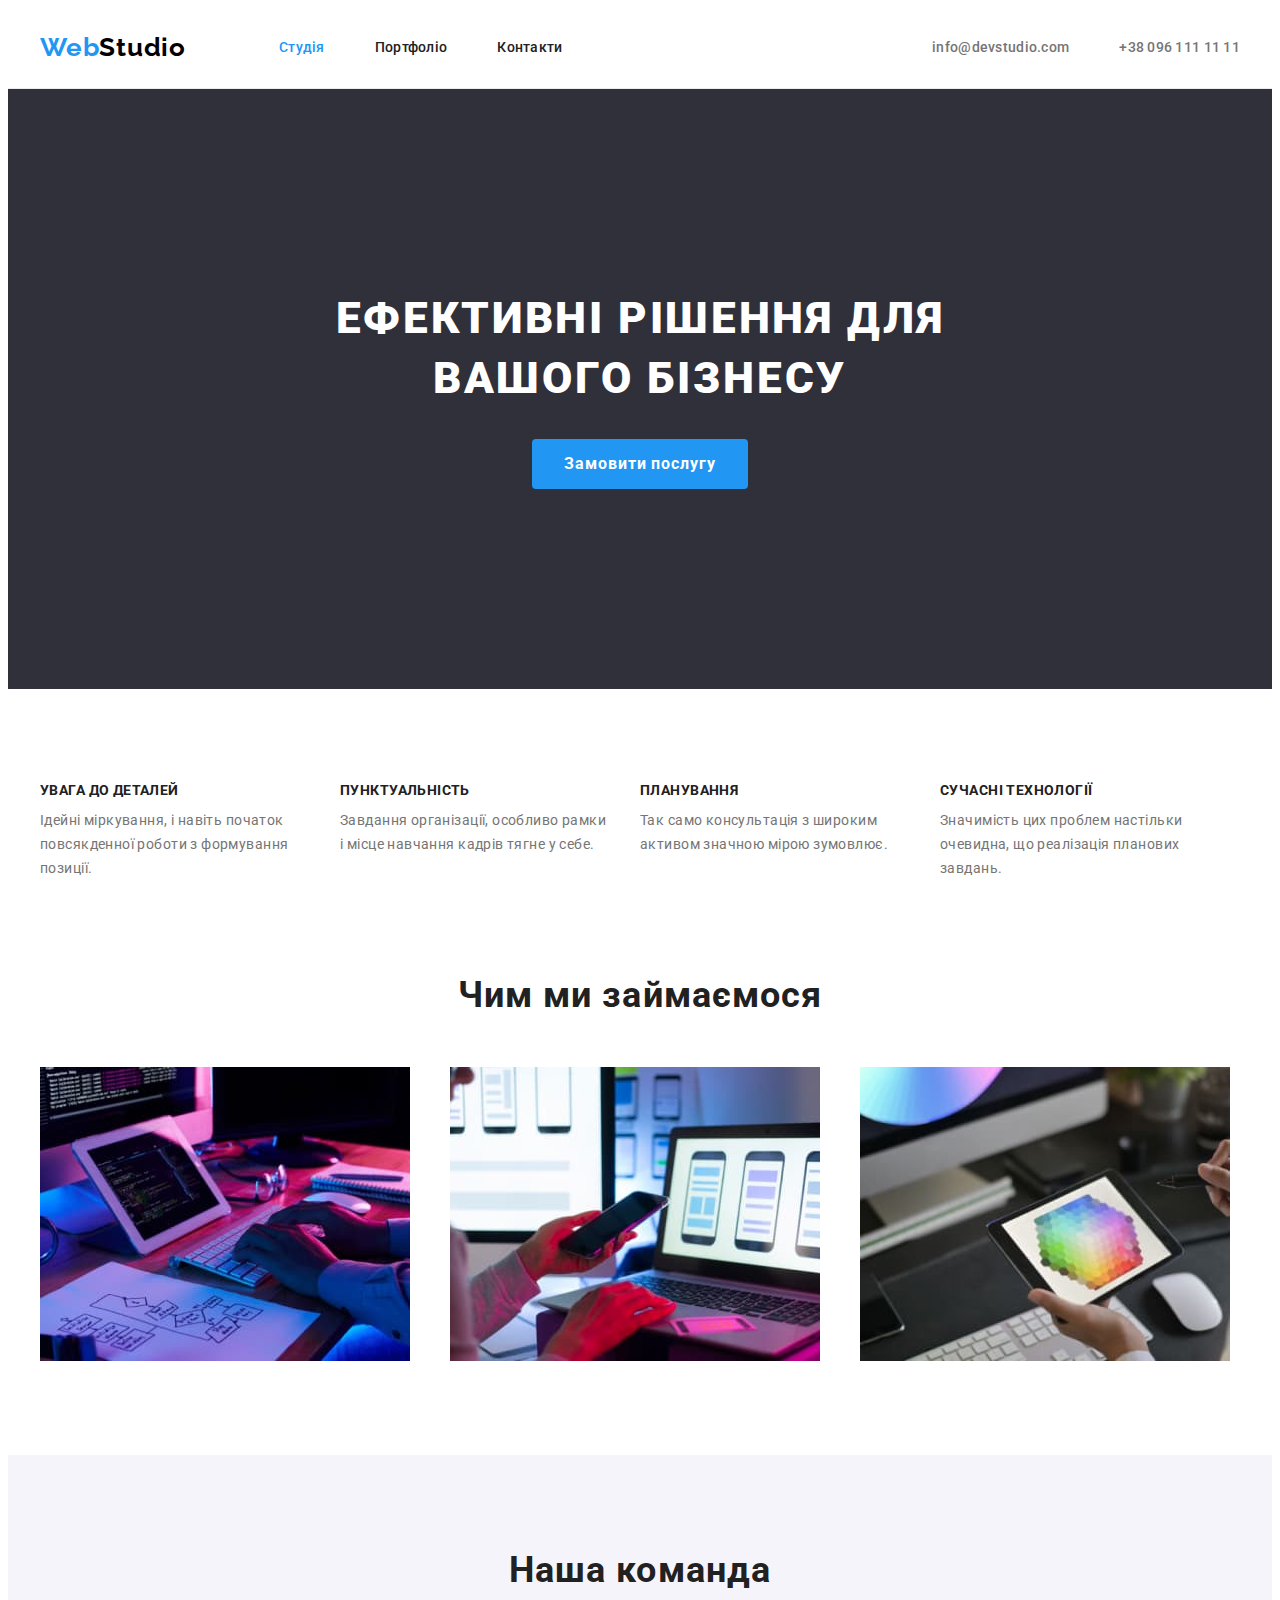
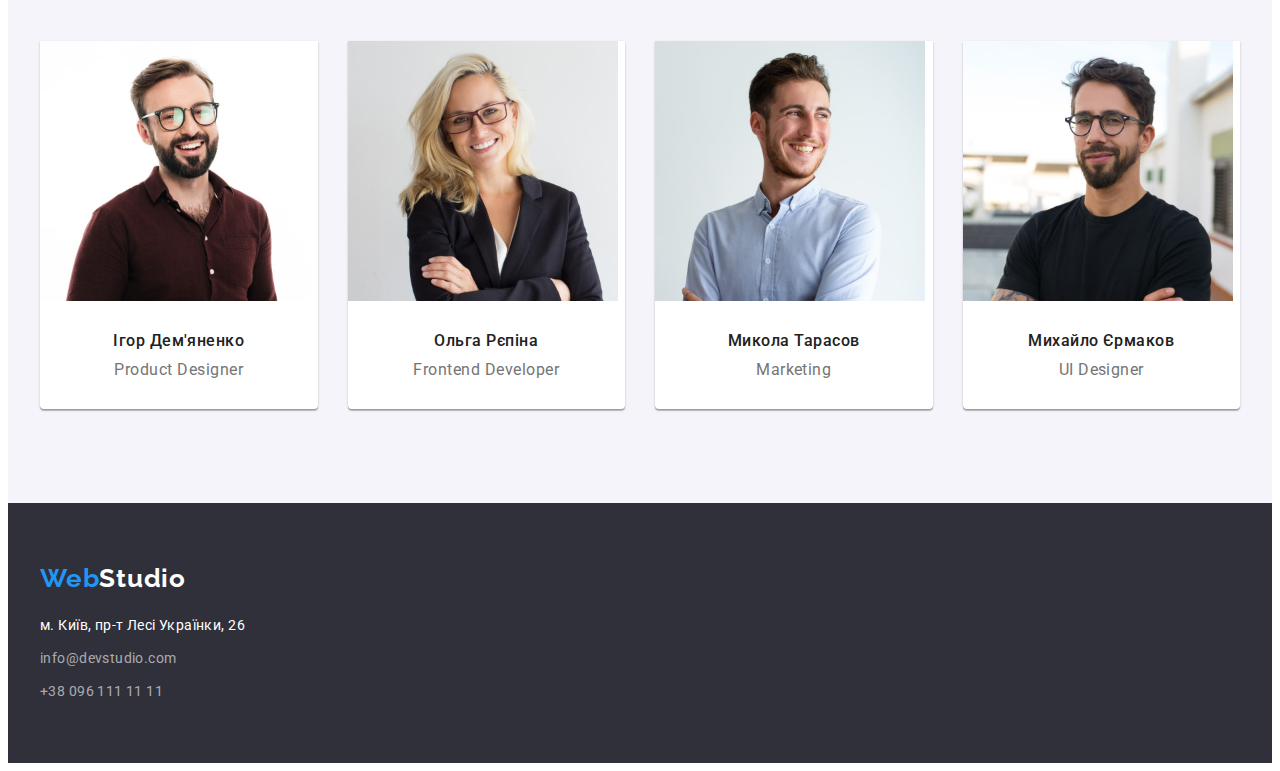
<file: index.html>
<!DOCTYPE html>
<html lang="uk">
  <head>
    <meta charset="UTF-8" />
    <meta http-equiv="X-UA-Compatible" content="IE=edge" />
    <meta name="viewport" content="width=device-width, initial-scale=1.0" />
    <title>Document</title>
    <!-- Fonts -->
    <link rel="preconnect" href="https://fonts.googleapis.com" />
    <link rel="preconnect" href="https://fonts.gstatic.com" crossorigin />
    <link
      href="https://fonts.googleapis.com/css2?family=Raleway:wght@700&family=Roboto:wght@400;500;700;900&display=swap"
      rel="stylesheet"
    />
    <!-- Modern normalize -->
    <link
      rel="stylesheet"
      href="https://cdnjs.cloudflare.com/ajax/libs/modern-normalize/1.1.0/modern-normalize.min.css"
      integrity="sha512-wpPYUAdjBVSE4KJnH1VR1HeZfpl1ub8YT/NKx4PuQ5NmX2tKuGu6U/JRp5y+Y8XG2tV+wKQpNHVUX03MfMFn9Q=="
      crossorigin="anonymous"
      referrerpolicy="no-referrer"
    />
    <!-- Custom styles -->
    <link rel="stylesheet" href="./css/styles.css" />
  </head>
  <body>
    <header class="top-line">
      <div class="container top">
        <nav>
          <div class="top-top">
            <a class="logo link" href="./index.html"
              ><span class="logo-part">Web</span>Studio</a
            >
            <ul class="list top-nav">
              <li class="item">
                <a class="link nav-link current" href="./index.html">Студія</a>
              </li>
              <li class="item">
                <a class="link nav-link" href="./portfolio.html">Портфоліо</a>
              </li>
              <li class="item">
                <a class="link nav-link" href="">Контакти</a>
              </li>
            </ul>
          </div>
        </nav>
        <ul class="list top-contacts">
          <li class="item">
            <a class="link contact-link" href="mailto:info@devstudio.com"
              >info@devstudio.com</a
            >
          </li>
          <li class="item">
            <a class="link contact-link" href="tel:+380961111111"
              >+38 096 111 11 11</a
            >
          </li>
        </ul>
      </div>
    </header>
    <main>
      <section class="hero">
        <div class="container">
          <h1 class="hero-title">Ефективні рішення для вашого бізнесу</h1>
          <button class="btn" type="button">Замовити послугу</button>
        </div>
      </section>
      <section class="section section-advantages">
        <div class="container">
          <h2 class="visually-hidden">Переваги</h2>
          <ul class="list advantages">
            <li class="item-advantages">
              <h3 class="advantages-title">УВАГА ДО ДЕТАЛЕЙ</h3>
              <p class="advantages-text">
                Ідейні міркування, і навіть початок повсякденної роботи з
                формування позиції.
              </p>
            </li>
            <li class="item-advantages">
              <h3 class="advantages-title">ПУНКТУАЛЬНІСТЬ</h3>
              <p class="advantages-text">
                Завдання організації, особливо рамки і місце навчання кадрів
                тягне у себе.
              </p>
            </li>
            <li class="item-advantages">
              <h3 class="advantages-title">ПЛАНУВАННЯ</h3>
              <p class="advantages-text">
                Так само консультація з широким активом значною мірою зумовлює.
              </p>
            </li>
            <li class="item-advantages">
              <h3 class="advantages-title">СУЧАСНІ ТЕХНОЛОГІЇ</h3>
              <p class="advantages-text">
                Значимість цих проблем настільки очевидна, що реалізація
                планових завдань.
              </p>
            </li>
          </ul>
        </div>
      </section>
      <section class="section">
        <div class="container">
          <h2 class="section-title">Чим ми займаємося</h2>
          <ul class="list list-doing">
            <li class="item-doing">
              <img
                src="./images/box-1.jpg"
                alt="Працюємо з комп'ютером"
                width="370"
              />
            </li>
            <li class="item-doing">
              <img
                src="./images/box-2.jpg"
                alt="Працюємо з телефоном"
                width="370"
              />
            </li>
            <li class="item-doing">
              <img
                src="./images/box-3.jpg"
                alt="Працюємо з планшетом"
                width="370"
              />
            </li>
          </ul>
        </div>
      </section>
      <section class="team section">
        <div class="container">
          <h2 class="section-title">Наша команда</h2>
          <ul class="list team-list">
            <li class="team-item">
              <img src="./images/igor.jpg" alt="Ігор" width="270" />
              <div class="description-member">
                <h3 class="team-member">Ігор Дем'яненко</h3>
                <p lang="en" class="team-member-position">Product Designer</p>
              </div>
            </li>
            <li class="team-item">
              <img src="./images/olga.jpg" alt="Ольга" width="270" />
              <div class="description-member">
                <h3 class="team-member">Ольга Рєпіна</h3>
                <p lang="en" class="team-member-position">Frontend Developer</p>
              </div>
            </li>
            <li class="team-item">
              <img src="./images/mykola.jpg" alt="Микола" width="270" />
              <div class="description-member">
                <h3 class="team-member">Микола Тарасов</h3>
                <p lang="en" class="team-member-position">Marketing</p>
              </div>
            </li>
            <li class="team-item">
              <img src="./images/mikhailo.jpg" alt="Михайло" width="270" />
              <div class="description-member">
                <h3 class="team-member">Михайло Єрмаков</h3>
                <p lang="en" class="team-member-position">UI Designer</p>
              </div>
            </li>
          </ul>
        </div>
      </section>
    </main>
    <footer class="footer">
      <div class="container">
        <a class="link logo logo-footer" href="/"
          ><span class="logo-part">Web</span>Studio</a
        >
        <address>
          <ul class="list">
            <li class="item-adress">
              <a
                class="link footer-contacts"
                href="https://goo.gl/maps/4wiYZeUtQwrUHLYUA"
                target="_blank"
                rel="noopener noreferrer nofollow"
                >м. Київ, пр-т Лесі Українки, 26</a
              >
            </li>
            <li class="item-adress">
              <a
                class="link footer-contacts mail-tel"
                href="mailto:info@devstudio.com"
                >info@devstudio.com</a
              >
            </li>
            <li>
              <a class="link footer-contacts mail-tel" href="tel:+380961111111"
                >+38 096 111 11 11</a
              >
            </li>
          </ul>
        </address>
      </div>
    </footer>
  </body>
</html>
</file>
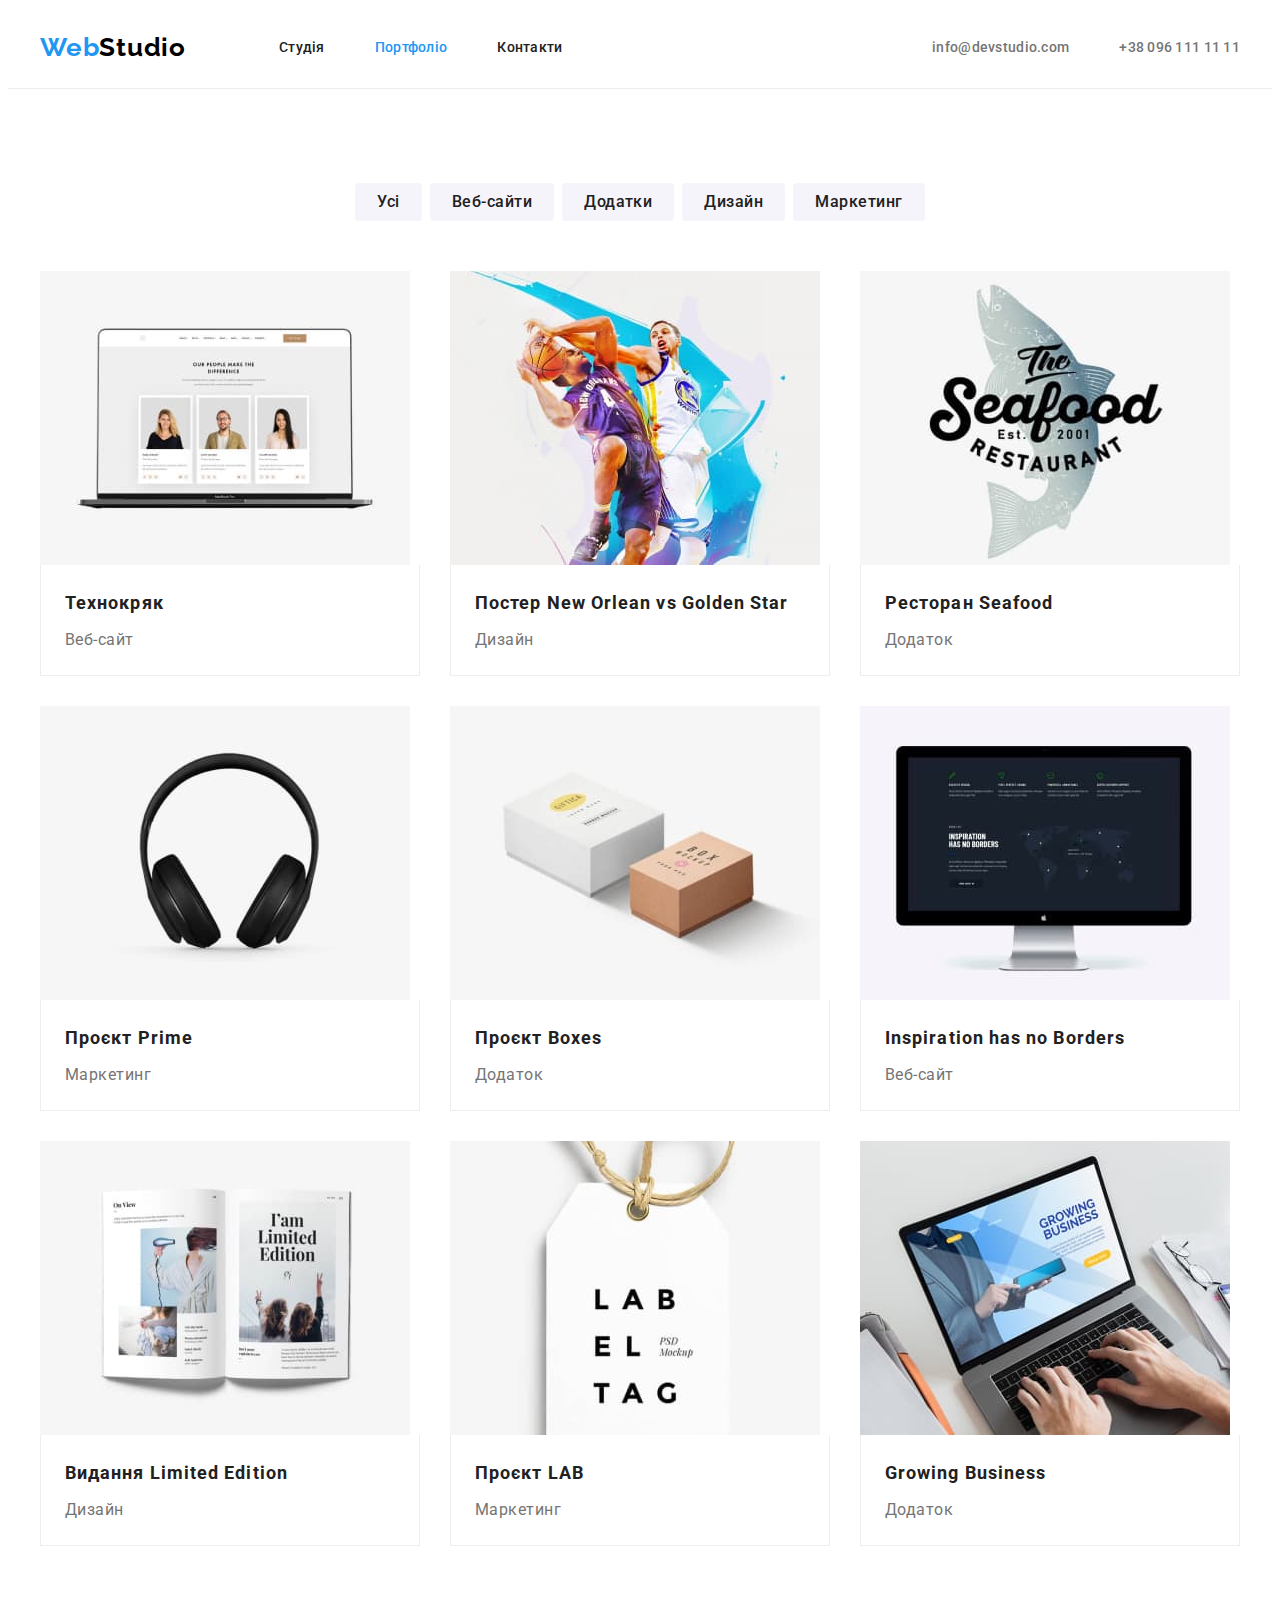
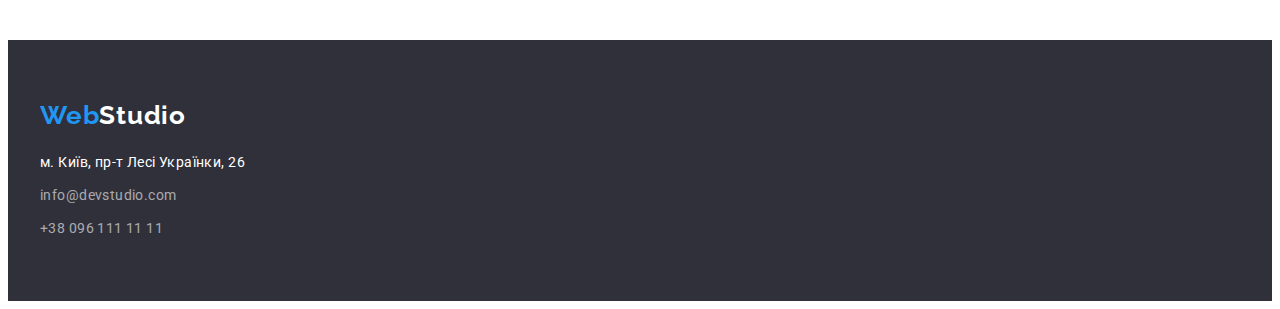
<file: portfolio.html>
<!DOCTYPE html>
<html lang="uk">
  <head>
    <meta charset="UTF-8" />
    <meta http-equiv="X-UA-Compatible" content="IE=edge" />
    <meta name="viewport" content="width=device-width, initial-scale=1.0" />
    <title>Document</title>
    <!-- Fonts -->
    <link rel="preconnect" href="https://fonts.googleapis.com" />
    <link rel="preconnect" href="https://fonts.gstatic.com" crossorigin />
    <link
      href="https://fonts.googleapis.com/css2?family=Raleway:wght@700&family=Roboto:wght@400;500;700;900&display=swap"
      rel="stylesheet"
    />
    <!-- Modern normalize -->
    <link
      rel="stylesheet"
      href="https://cdnjs.cloudflare.com/ajax/libs/modern-normalize/1.1.0/modern-normalize.min.css"
      integrity="sha512-wpPYUAdjBVSE4KJnH1VR1HeZfpl1ub8YT/NKx4PuQ5NmX2tKuGu6U/JRp5y+Y8XG2tV+wKQpNHVUX03MfMFn9Q=="
      crossorigin="anonymous"
      referrerpolicy="no-referrer"
    />
    <!-- Custom styles -->
    <link rel="stylesheet" href="./css/styles.css" />
  </head>
  <body>
    <header class="top-line">
      <div class="container top">
        <nav>
          <div class="top-top">
            <a class="logo link" href="./index.html"
              ><span class="logo-part">Web</span>Studio</a
            >
            <ul class="list top-nav">
              <li class="item">
                <a class="link nav-link" href="./index.html">Студія</a>
              </li>
              <li class="item">
                <a class="link nav-link current" href="./portfolio.html"
                  >Портфоліо</a
                >
              </li>
              <li class="item">
                <a class="link nav-link" href="">Контакти</a>
              </li>
            </ul>
          </div>
        </nav>
        <ul class="list top-contacts">
          <li class="item">
            <a class="link contact-link" href="mailto:info@devstudio.com"
              >info@devstudio.com</a
            >
          </li>
          <li class="item">
            <a class="link contact-link" href="tel:+380961111111"
              >+38 096 111 11 11</a
            >
          </li>
        </ul>
      </div>
    </header>
    <main>
      <section class="section">
        <div class="container">
          <h1 class="visually-hidden">Портфоліо</h1>
          <ul class="list portfolio-nav">
            <li class="item-portfolio-nav">
              <button type="button" class="portfolio-btn">Усі</button>
            </li>
            <li class="item-portfolio-nav">
              <button type="button" class="portfolio-btn">Веб-сайти</button>
            </li>
            <li class="item-portfolio-nav">
              <button type="button" class="portfolio-btn">Додатки</button>
            </li>
            <li class="item-portfolio-nav">
              <button type="button" class="portfolio-btn">Дизайн</button>
            </li>
            <li class="item-portfolio-nav">
              <button type="button" class="portfolio-btn">Маркетинг</button>
            </li>
          </ul>
          <ul class="list samples">
            <li class="item-samples">
              <img src="./images/portfolio-1.jpg" alt="Технокряк" width="370" />
              <div class="description-samples">
                <h2 class="portfolio-title">Технокряк</h2>
                <p class="portfolio-text">Веб-сайт</p>
              </div>
            </li>
            <li class="item-samples">
              <img
                src="./images/portfolio-2.jpg"
                alt="Постер New Orlean vs Golden Star"
                width="370"
              />
              <div class="description-samples">
                <h2 class="portfolio-title">
                  Постер New Orlean vs Golden Star
                </h2>
                <p class="portfolio-text">Дизайн</p>
              </div>
            </li>
            <li class="item-samples">
              <img
                src="./images/portfolio-3.jpg"
                alt="Ресторан Seafood"
                width="370"
              />
              <div class="description-samples">
                <h2 class="portfolio-title">Ресторан Seafood</h2>
                <p class="portfolio-text">Додаток</p>
              </div>
            </li>
            <li class="item-samples">
              <img
                src="./images/portfolio-4.jpg"
                alt="Проєкт Prime"
                width="370"
              />
              <div class="description-samples">
                <h2 class="portfolio-title">Проєкт Prime</h2>
                <p class="portfolio-text">Маркетинг</p>
              </div>
            </li>
            <li class="item-samples">
              <img
                src="./images/portfolio-5.jpg"
                alt="Проєкт Boxes"
                width="370"
              />
              <div class="description-samples">
                <h2 class="portfolio-title">Проєкт Boxes</h2>
                <p class="portfolio-text">Додаток</p>
              </div>
            </li>
            <li class="item-samples">
              <img
                src="./images/portfolio-6.jpg"
                alt="Inspiration has no Borders"
                width="370"
              />
              <div class="description-samples">
                <h2 class="portfolio-title">Inspiration has no Borders</h2>
                <p class="portfolio-text">Веб-сайт</p>
              </div>
            </li>
            <li class="item-samples">
              <img
                src="./images/portfolio-7.jpg"
                alt="Видання Limited Edition"
                width="370"
              />
              <div class="description-samples">
                <h2 class="portfolio-title">Видання Limited Edition</h2>
                <p class="portfolio-text">Дизайн</p>
              </div>
            </li>
            <li class="item-samples">
              <img
                src="./images/portfolio-8.jpg"
                alt="Проєкт LAB"
                width="370"
              />
              <div class="description-samples">
                <h2 class="portfolio-title">Проєкт LAB</h2>
                <p class="portfolio-text">Маркетинг</p>
              </div>
            </li>
            <li class="item-samples">
              <img
                src="./images/portfolio-9.jpg"
                alt="Growing Business"
                width="370"
              />
              <div class="description-samples">
                <h2 class="portfolio-title">Growing Business</h2>
                <p class="portfolio-text">Додаток</p>
              </div>
            </li>
          </ul>
        </div>
      </section>
    </main>
    <footer class="footer">
      <div class="container">
        <a class="link logo logo-footer" href="/"
          ><span class="logo-part">Web</span>Studio</a
        >
        <address>
          <ul class="list">
            <li class="item-adress">
              <a
                class="link footer-contacts"
                href="https://goo.gl/maps/4wiYZeUtQwrUHLYUA"
                target="_blank"
                rel="noopener noreferrer nofollow"
                >м. Київ, пр-т Лесі Українки, 26</a
              >
            </li>
            <li class="item-adress">
              <a
                class="link footer-contacts mail-tel"
                href="mailto:info@devstudio.com"
                >info@devstudio.com</a
              >
            </li>
            <li>
              <a class="link footer-contacts mail-tel" href="tel:+380961111111"
                >+38 096 111 11 11</a
              >
            </li>
          </ul>
        </address>
      </div>
    </footer>
  </body>
</html>
</file>
<file: css/styles.css>
:root {
  --primary-text-color: #757575;
  --title-text-color: #212121;
  --accent-color: #2196f3;
  --primary-white-color: #ffffff;
  --primary-background-color: #2f303a;
  --secondary-background-color: #f5f4fa;
}
body {
  font-family: Roboto, sans-serif;
  color: var(--primary-text-color);
  background-color: var(--primary-white-color);
}
/* Reset */
h1,
h2,
h3,
h4,
h5,
h6,
p {
  margin: 0;
}
.link {
  text-decoration: none;
}
.list {
  list-style-type: none;
  margin: 0;
  padding: 0;
}
img {
  display: block;
  max-width: 100%;
  height: auto;
}
/* reset */
.container {
  width: 1200px;
  padding-left: 15px;
  padding-right: 15px;
  margin: 0 auto;
}
.top-line {
  border-bottom-width: 1px;
  border-bottom-style: solid;
  border-bottom-color: #ececec;
}
.top {
  display: flex;
}
.top-top {
  display: flex;
  align-items: center;
}
.top-nav {
  display: flex;
  align-items: center;
}
.top-contacts {
  display: flex;
  margin-left: auto;
}
.list > .item:not(:last-child) {
  margin-right: 50px;
}
.logo {
  margin-right: 93px;
  padding-top: 24px;
  padding-bottom: 25px;
  font-family: "Raleway", sans-serif;
  color: #000000;
  font-weight: 700;
  font-size: 26px;
  line-height: 1.19;
  letter-spacing: 0.03em;
}
.logo-part {
  color: var(--accent-color);
}

.nav-link,
.contact-link {
  display: inline-block;
  padding-top: 32px;
  padding-bottom: 32px;
  font-weight: 500;
  font-size: 14px;
  line-height: 1.14;
  letter-spacing: 0.02em;
  color: var(--title-text-color);
}
.nav-link:hover,
.nav-link:focus,
.contact-link:hover,
.contact-link:focus,
.footer-contacts:hover,
.footer-contacts:focus {
  color: var(--accent-color);
}
.nav-link.current {
  color: var(--accent-color);
}
.contact-link {
  color: var(--primary-text-color);
}
.hero {
  padding: 200px 0;
  background-color: var(--primary-background-color);
  text-align: center;
}
.hero-title {
  margin-bottom: 30px;
  margin-left: auto;
  margin-right: auto;
  width: 696px;
  color: var(--primary-white-color);
  font-weight: 900;
  font-size: 44px;
  line-height: 1.36;
  letter-spacing: 0.06em;
  text-transform: uppercase;
}
.btn {
  min-width: 216px;
  min-height: 50px;
  padding: 10px 32px;
  background-color: var(--accent-color);
  font-family: inherit;
  font-weight: 700;
  font-size: 16px;
  line-height: 1.88;
  text-align: center;
  border-width: 0;
  border-radius: 4px;
  letter-spacing: 0.06em;
  color: var(--primary-white-color);
  cursor: pointer;
}
.visually-hidden {
  position: absolute;
  white-space: nowrap;
  width: 1px;
  height: 1px;
  overflow: hidden;
  border: 0;
  padding: 0;
  clip: rect(0 0 0 0);
  clip-path: inset(50%);
  margin: -1px;
}
.section {
  padding: 94px 0;
}
.section-advantages {
  padding-bottom: 0;
}
.advantages {
  display: flex;
}
.item-advantages {
  flex-basis: 270px;
}
.list > .item-advantages:not(:last-child) {
  margin-right: 30px;
}
.advantages-title {
  margin-bottom: 10px;
  font-weight: 700;
  font-size: 14px;
  line-height: 1.14;
  letter-spacing: 0.03em;
  text-transform: uppercase;
  color: var(--title-text-color);
}
.advantages-text {
  font-size: 14px;
  line-height: 1.71;
  letter-spacing: 0.03em;
  color: var(--primary-text-color);
}
.section-title {
  margin-bottom: 50px;
  font-weight: 700;
  font-size: 36px;
  line-height: 1.17;
  text-align: center;
  letter-spacing: 0.03em;
  color: var(--title-text-color);
}
.list-doing {
  display: flex;
  margin-right: -30px;
}
.list-doing > .item-doing {
  flex-basis: calc(100% / 3 - 30px);
  margin-right: 30px;
}
.team {
  background-color: var(--secondary-background-color);
}
.description-member {
  padding-top: 30px;
  padding-bottom: 30px;
}
.team-member {
  margin-bottom: 10px;
  font-weight: 500;
  font-size: 16px;
  line-height: 1.19;
  text-align: center;
  letter-spacing: 0.03em;
  color: var(--title-text-color);
}
.team-member-position {
  font-size: 16px;
  line-height: 1.19;
  text-align: center;
  letter-spacing: 0.03em;
  color: var(--primary-text-color);
}
.team-list {
  display: flex;
  margin-right: -30px;
}
.team-item {
  flex-basis: calc(100% / 3 - 30px);
  margin-right: 30px;
  box-shadow: 0px 1px 3px rgba(0, 0, 0, 0.12), 0px 1px 1px rgba(0, 0, 0, 0.14),
    0px 2px 1px rgba(0, 0, 0, 0.2);
  border-radius: 0px 0px 4px 4px;
  background-color: var(--primary-white-color);
}
.footer {
  background-color: var(--primary-background-color);
  padding-top: 60px;
  padding-bottom: 60px;
}
.logo-footer {
  display: inline-block;
  padding: 0;
  margin-bottom: 20px;
  color: var(--primary-white-color);
}
.footer-contacts {
  font-style: normal;
  font-size: 14px;
  line-height: 1.71;
  letter-spacing: 0.03em;
  color: var(--primary-white-color);
}
.item-adress {
  margin-bottom: 9px;
}
.mail-tel {
  color: rgba(255, 255, 255, 0.6);
}

.portfolio-nav {
  display: flex;
  justify-content: center;
  margin-bottom: 50px;
}
.portfolio-nav > .item-portfolio-nav:not(:last-child) {
  margin-right: 8px;
}
.portfolio-btn {
  font-family: inherit;
  padding: 6px 22px;
  background-color: var(--secondary-background-color);
  font-weight: 500;
  font-size: 16px;
  line-height: 1.62;
  text-align: center;
  border-width: 0;
  border-radius: 4px;
  letter-spacing: 0.03em;
  color: var(--title-text-color);
  cursor: pointer;
}
.portfolio-btn:hover,
.portfolio-btn:focus {
  background-color: var(--accent-color);
  color: var(--primary-white-color);
}
.samples {
  display: flex;
  flex-wrap: wrap;
  margin-right: -30px;
  margin-bottom: -30px;
}
.samples > .item-samples {
  flex-basis: calc(100% / 3 - 30px);
  margin-right: 30px;
  margin-bottom: 30px;
}
.description-samples {
  padding: 20px 24px;
  border: 1px solid #eeeeee;
  border-top: none;
}
.portfolio-title {
  margin-bottom: 4px;
  font-weight: 700;
  font-size: 18px;
  line-height: 2;
  letter-spacing: 0.06em;
  color: var(--title-text-color);
}
.portfolio-text {
  font-size: 16px;
  line-height: 1.88;
  letter-spacing: 0.03em;
  color: var(--primary-text-color);
}
</file>
